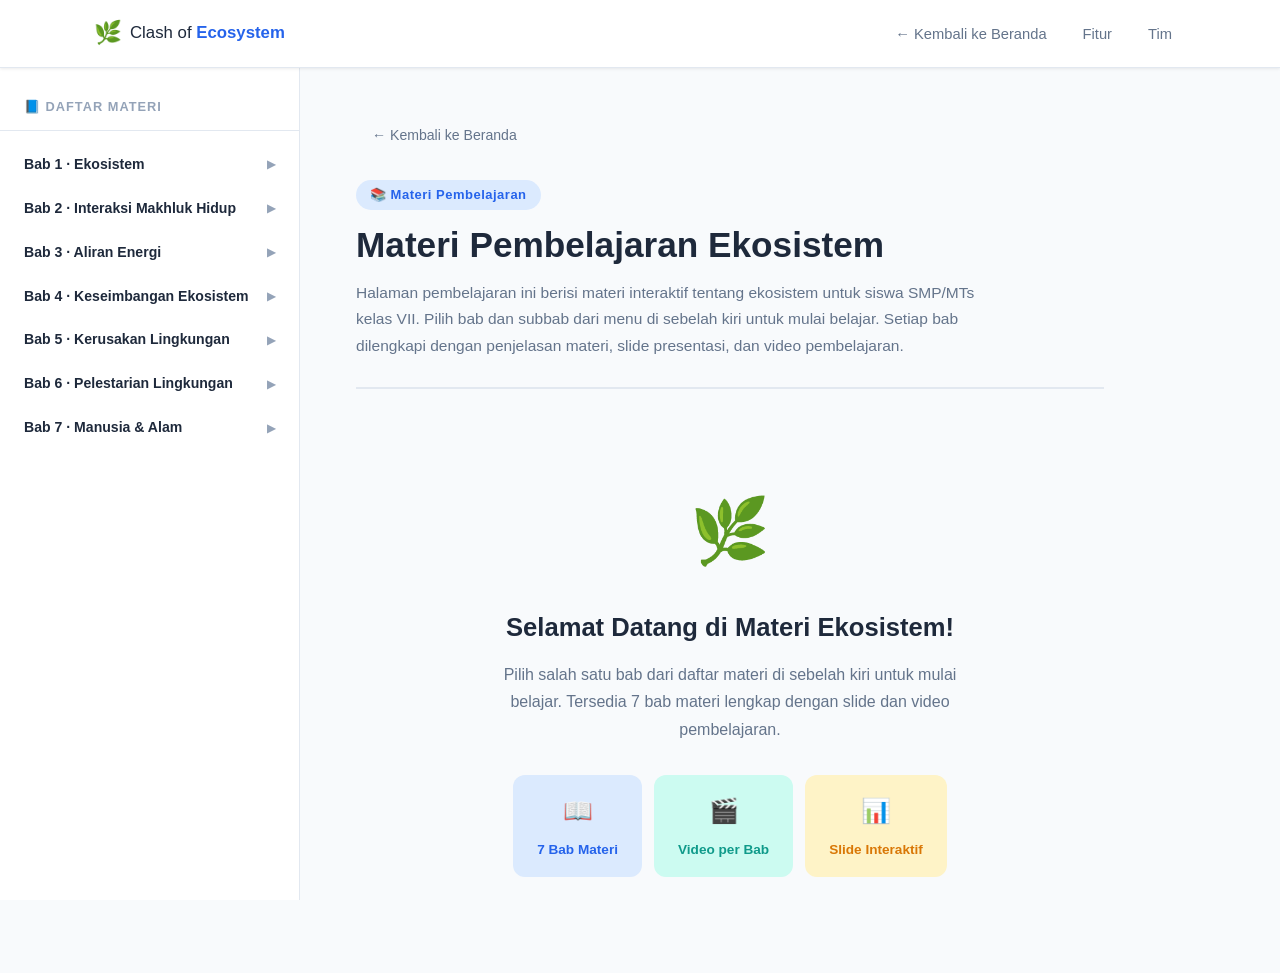
<file: belajar.html>
<!DOCTYPE html>
<html lang="id">
<head>
  <meta charset="UTF-8" />
  <meta name="viewport" content="width=device-width, initial-scale=1.0" />
  <title>Materi Pembelajaran Ekosistem – Clash of Ecosystem</title>
  <link rel="stylesheet" href="style.css" />
  <style>
    /* =====================================================
       Gaya tambahan khusus untuk belajar.html
       (Tidak mengganggu style.css utama)
       ===================================================== */

    /* Layout utama halaman belajar: sidebar + konten */
    .belajar-layout {
      display: flex;
      min-height: calc(100vh - var(--nav-height));
      background: var(--bg-main);
    }

    /* ---- SIDEBAR ---- */
    .sidebar {
      width: 300px;
      min-width: 260px;
      background: var(--bg-card);
      border-right: 1px solid var(--border);
      padding: 28px 0;
      position: sticky;
      top: var(--nav-height);
      height: calc(100vh - var(--nav-height));
      overflow-y: auto;
      flex-shrink: 0;
    }

    .sidebar-title {
      font-size: 0.8rem;
      font-weight: 700;
      letter-spacing: 1px;
      color: var(--text-light);
      text-transform: uppercase;
      padding: 0 24px 12px;
      border-bottom: 1px solid var(--border);
      margin-bottom: 12px;
    }

    /* Daftar bab di sidebar */
    .bab-list {
      list-style: none;
    }

    /* Setiap item bab (bisa diklik untuk expand subbab) */
    .bab-item > .bab-header {
      display: flex;
      align-items: center;
      justify-content: space-between;
      padding: 10px 24px;
      cursor: pointer;
      font-weight: 600;
      font-size: 0.88rem;
      color: var(--text-main);
      transition: background 0.2s;
      user-select: none;
    }

    .bab-item > .bab-header:hover {
      background: var(--bg-section-alt);
      color: var(--primary);
    }

    .bab-item > .bab-header.active-bab {
      color: var(--primary);
      background: var(--primary-light);
    }

    /* Ikon panah kecil di setiap bab */
    .bab-arrow {
      font-size: 0.7rem;
      transition: transform 0.25s;
      color: var(--text-light);
    }

    .bab-item.open .bab-arrow {
      transform: rotate(90deg);
    }

    /* Daftar subbab (tersembunyi secara default) */
    .subbab-list {
      list-style: none;
      max-height: 0;
      overflow: hidden;
      transition: max-height 0.35s ease;
      background: var(--bg-section-alt);
    }

    /* Saat bab terbuka, subbab tampil */
    .bab-item.open .subbab-list {
      max-height: 400px;
    }

    /* Link setiap subbab */
    .subbab-link {
      display: block;
      padding: 8px 24px 8px 40px;
      font-size: 0.83rem;
      color: var(--text-secondary);
      cursor: pointer;
      transition: color 0.2s, background 0.2s;
    }

    .subbab-link:hover {
      color: var(--primary);
      background: var(--primary-light);
    }

    .subbab-link.active-subbab {
      color: var(--primary);
      font-weight: 600;
      background: var(--primary-light);
      border-right: 3px solid var(--primary);
    }

    /* ---- TOMBOL TOGGLE SIDEBAR (mobile) ---- */
    .sidebar-toggle {
      display: none;
      position: fixed;
      bottom: 24px;
      right: 24px;
      z-index: 500;
      background: var(--primary);
      color: var(--white);
      border: none;
      border-radius: 50%;
      width: 52px;
      height: 52px;
      font-size: 1.3rem;
      cursor: pointer;
      box-shadow: var(--shadow-lg);
    }

    /* ---- AREA KONTEN UTAMA ---- */
    .konten-area {
      flex: 1;
      padding: 48px 56px;
      max-width: 860px;
      overflow-y: auto;
    }

    /* Header halaman belajar */
    .konten-header {
      margin-bottom: 40px;
      padding-bottom: 28px;
      border-bottom: 2px solid var(--border);
    }

    .konten-header .section-badge {
      margin-bottom: 12px;
    }

    .konten-header h1 {
      font-size: clamp(1.5rem, 3vw, 2.2rem);
      font-weight: 800;
      color: var(--text-main);
      margin-bottom: 12px;
      line-height: 1.3;
    }

    .konten-header p {
      color: var(--text-secondary);
      font-size: 0.97rem;
      max-width: 620px;
    }

    /* ---- AREA KONTEN PER MATERI ---- */
    /* Setiap section materi (bab + subbab) */
    .materi-section {
      display: none; /* Tersembunyi secara default */
      animation: fadeSlide 0.4s ease;
    }

    /* Tampilkan section yang aktif */
    .materi-section.aktif {
      display: block;
    }

    @keyframes fadeSlide {
      from { opacity: 0; transform: translateY(12px); }
      to   { opacity: 1; transform: translateY(0); }
    }

    /* Judul materi */
    .materi-judul {
      font-size: 1.5rem;
      font-weight: 700;
      color: var(--text-main);
      margin-bottom: 8px;
    }

    .materi-subjudul {
      font-size: 1rem;
      color: var(--text-secondary);
      margin-bottom: 28px;
    }

    /* Kotak ringkasan/penjelasan teks */
    .materi-teks {
      background: var(--bg-card);
      border: 1px solid var(--border);
      border-radius: var(--radius-lg);
      padding: 28px 32px;
      margin-bottom: 28px;
      color: var(--text-secondary);
      font-size: 0.97rem;
      line-height: 1.8;
    }

    .materi-teks h3 {
      color: var(--text-main);
      font-size: 1.05rem;
      font-weight: 700;
      margin: 20px 0 8px;
    }

    .materi-teks h3:first-child { margin-top: 0; }

    .materi-teks p { margin-bottom: 12px; }
    .materi-teks p:last-child { margin-bottom: 0; }

    .materi-teks ul {
      list-style: disc;
      padding-left: 20px;
      margin-bottom: 12px;
    }

    .materi-teks ul li { margin-bottom: 4px; }

    /* Label bagian dalam materi */
    .materi-label {
      font-size: 0.78rem;
      font-weight: 700;
      text-transform: uppercase;
      letter-spacing: 1px;
      color: var(--primary);
      margin-bottom: 10px;
      display: block;
    }

    /* Wrapper untuk slide/presentasi (Canva embed) */
    .slide-wrapper {
      background: var(--bg-card);
      border: 1px solid var(--border);
      border-radius: var(--radius-lg);
      overflow: hidden;
      margin-bottom: 28px;
    }

    .slide-label {
      padding: 12px 20px;
      font-size: 0.85rem;
      font-weight: 600;
      color: var(--text-secondary);
      background: var(--bg-section-alt);
      border-bottom: 1px solid var(--border);
    }

    /* Wrapper untuk video YouTube */
    .video-wrapper {
      background: var(--bg-card);
      border: 1px solid var(--border);
      border-radius: var(--radius-lg);
      overflow: hidden;
      margin-bottom: 28px;
    }

    .video-label {
      padding: 12px 20px;
      font-size: 0.85rem;
      font-weight: 600;
      color: var(--text-secondary);
      background: var(--bg-section-alt);
      border-bottom: 1px solid var(--border);
    }

    /* Iframe responsif (16:9) */
    .iframe-responsive {
      position: relative;
      width: 100%;
      padding-top: 56.25%; /* Rasio 16:9 */
    }

    .iframe-responsive iframe {
      position: absolute;
      top: 0; left: 0;
      width: 100%; height: 100%;
      border: none;
    }

    /* Placeholder materi yang belum ada */
    .placeholder-konten {
      background: var(--bg-section-alt);
      border: 2px dashed var(--border);
      border-radius: var(--radius-lg);
      padding: 48px 32px;
      text-align: center;
      color: var(--text-light);
      margin-bottom: 28px;
    }

    .placeholder-konten .ph-icon { font-size: 2.5rem; margin-bottom: 12px; }
    .placeholder-konten p { font-size: 0.9rem; }

    /* Navigasi bawah: tombol sebelumnya dan berikutnya */
    .materi-nav {
      display: flex;
      justify-content: space-between;
      gap: 16px;
      margin-top: 40px;
      padding-top: 28px;
      border-top: 1px solid var(--border);
    }

    .materi-nav .btn { font-size: 0.88rem; padding: 10px 20px; }

    /* Tombol kembali ke landing page */
    .back-btn {
      display: inline-flex;
      align-items: center;
      gap: 6px;
      font-size: 0.88rem;
      color: var(--text-secondary);
      padding: 8px 16px;
      border-radius: var(--radius-sm);
      transition: color 0.2s, background 0.2s;
      margin-bottom: 24px;
    }

    .back-btn:hover {
      color: var(--primary);
      background: var(--primary-light);
    }

    /* =====================================================
       RESPONSIVE – Mobile untuk belajar.html
       ===================================================== */
    @media (max-width: 768px) {
      .belajar-layout { flex-direction: column; }

      /* Sidebar menjadi panel yang bisa disembunyikan */
      .sidebar {
        position: fixed;
        top: var(--nav-height);
        left: 0;
        bottom: 0;
        z-index: 400;
        transform: translateX(-100%);
        transition: transform 0.35s ease;
        height: calc(100vh - var(--nav-height));
        box-shadow: var(--shadow-lg);
      }

      /* Saat sidebar terbuka di mobile */
      .sidebar.sidebar-open {
        transform: translateX(0);
      }

      /* Tombol toggle sidebar muncul di mobile */
      .sidebar-toggle { display: flex; align-items: center; justify-content: center; }

      /* Konten mengambil lebar penuh */
      .konten-area {
        padding: 28px 20px;
        max-width: 100%;
      }
    }

    @media (max-width: 480px) {
      .konten-area { padding: 20px 16px; }
      .materi-teks { padding: 20px; }
    }
  </style>
</head>
<body>

  <!-- ===================== NAVBAR (sama seperti landing page) ===================== -->
  <nav class="navbar" id="navbar">
    <div class="nav-container">
      <a href="index.html" class="nav-logo">
        <span class="logo-icon">🌿</span>
        <span>Clash of <strong>Ecosystem</strong></span>
      </a>
      <ul class="nav-menu" id="nav-menu">
        <li><a href="index.html"        class="nav-link">← Kembali ke Beranda</a></li>
        <li><a href="index.html#fitur"  class="nav-link">Fitur</a></li>
        <li><a href="index.html#tim"    class="nav-link">Tim</a></li>
      </ul>
      <button class="hamburger" id="hamburger" aria-label="Buka menu" aria-expanded="false">
        <span></span><span></span><span></span>
      </button>
    </div>
  </nav>

  <!-- ===================== LAYOUT UTAMA ===================== -->
  <div class="belajar-layout">

    <!-- ---- SIDEBAR KIRI: Daftar Bab ---- -->
    <aside class="sidebar" id="sidebar">
      <div class="sidebar-title">📘 Daftar Materi</div>
      <ul class="bab-list" id="bab-list">

        <!-- Bab 1 -->
        <li class="bab-item" data-bab="1">
          <div class="bab-header">
            <span>Bab 1 · Ekosistem</span>
            <span class="bab-arrow">▶</span>
          </div>
          <ul class="subbab-list">
            <li><span class="subbab-link" data-target="1-1">1.1 Pengertian & Tingkatan</span></li>
            <li><span class="subbab-link" data-target="1-2">1.2 Komponen Ekosistem</span></li>
            <li><span class="subbab-link" data-target="1-3">1.3 Hubungan & Interaksi</span></li>
            <li><span class="subbab-link" data-target="1-4">1.4 Pentingnya Keseimbangan</span></li>
          </ul>
        </li>

        <!-- Bab 2 -->
        <li class="bab-item" data-bab="2">
          <div class="bab-header">
            <span>Bab 2 · Interaksi Makhluk Hidup</span>
            <span class="bab-arrow">▶</span>
          </div>
          <ul class="subbab-list">
            <li><span class="subbab-link" data-target="2-1">2.1 Pentingnya Interaksi</span></li>
            <li><span class="subbab-link" data-target="2-2">2.2 Simbiosis</span></li>
            <li><span class="subbab-link" data-target="2-3">2.3 Predasi</span></li>
            <li><span class="subbab-link" data-target="2-4">2.4 Kompetisi</span></li>
            <li><span class="subbab-link" data-target="2-5">2.5 Netralisme</span></li>
          </ul>
        </li>

        <!-- Bab 3 -->
        <li class="bab-item" data-bab="3">
          <div class="bab-header">
            <span>Bab 3 · Aliran Energi</span>
            <span class="bab-arrow">▶</span>
          </div>
          <ul class="subbab-list">
            <li><span class="subbab-link" data-target="3-1">3.1 Rantai Makanan</span></li>
            <li><span class="subbab-link" data-target="3-2">3.2 Jaring-Jaring Makanan</span></li>
            <li><span class="subbab-link" data-target="3-3">3.3 Aliran Energi 10%</span></li>
            <li><span class="subbab-link" data-target="3-4">3.4 Piramida Makanan</span></li>
          </ul>
        </li>

        <!-- Bab 4 -->
        <li class="bab-item" data-bab="4">
          <div class="bab-header">
            <span>Bab 4 · Keseimbangan Ekosistem</span>
            <span class="bab-arrow">▶</span>
          </div>
          <ul class="subbab-list">
            <li><span class="subbab-link" data-target="4-1">4.1 Ekosistem Seimbang</span></li>
            <li><span class="subbab-link" data-target="4-2">4.2 Faktor Gangguan</span></li>
            <li><span class="subbab-link" data-target="4-3">4.3 Dampak Gangguan</span></li>
            <li><span class="subbab-link" data-target="4-4">4.4 Upaya Menjaga</span></li>
          </ul>
        </li>

        <!-- Bab 5 -->
        <li class="bab-item" data-bab="5">
          <div class="bab-header">
            <span>Bab 5 · Kerusakan Lingkungan</span>
            <span class="bab-arrow">▶</span>
          </div>
          <ul class="subbab-list">
            <li><span class="subbab-link" data-target="5-1">5.1 Apa itu Kerusakan?</span></li>
            <li><span class="subbab-link" data-target="5-2">5.2 Jenis Pencemaran</span></li>
            <li><span class="subbab-link" data-target="5-3">5.3 Dampak Berantai</span></li>
            <li><span class="subbab-link" data-target="5-4">5.4 Cara Mengatasi</span></li>
          </ul>
        </li>

        <!-- Bab 6 -->
        <li class="bab-item" data-bab="6">
          <div class="bab-header">
            <span>Bab 6 · Pelestarian Lingkungan</span>
            <span class="bab-arrow">▶</span>
          </div>
          <ul class="subbab-list">
            <li><span class="subbab-link" data-target="6-1">6.1 Mengapa Perlu Dilestarikan</span></li>
            <li><span class="subbab-link" data-target="6-2">6.2 Langkah Nyata</span></li>
            <li><span class="subbab-link" data-target="6-3">6.3 Prinsip 3R</span></li>
            <li><span class="subbab-link" data-target="6-4">6.4 Sikap Peduli Lingkungan</span></li>
          </ul>
        </li>

        <!-- Bab 7 -->
        <li class="bab-item" data-bab="7">
          <div class="bab-header">
            <span>Bab 7 · Manusia & Alam</span>
            <span class="bab-arrow">▶</span>
          </div>
          <ul class="subbab-list">
            <li><span class="subbab-link" data-target="7-1">7.1 Peran Strategis Manusia</span></li>
            <li><span class="subbab-link" data-target="7-2">7.2 Eco-Friendly Lifestyle</span></li>
            <li><span class="subbab-link" data-target="7-3">7.3 Manfaat Jangka Panjang</span></li>
          </ul>
        </li>

      </ul>
    </aside>

    <!-- ---- AREA KONTEN KANAN ---- -->
    <main class="konten-area" id="konten-area">

      <!-- Tombol kembali ke landing page -->
      <a href="index.html" class="back-btn">← Kembali ke Beranda</a>

      <!-- Header halaman belajar -->
      <div class="konten-header">
        <span class="section-badge">📚 Materi Pembelajaran</span>
        <h1>Materi Pembelajaran Ekosistem</h1>
        <p>
          Halaman pembelajaran ini berisi materi interaktif tentang ekosistem untuk siswa SMP/MTs kelas VII.
          Pilih bab dan subbab dari menu di sebelah kiri untuk mulai belajar. Setiap bab dilengkapi
          dengan penjelasan materi, slide presentasi, dan video pembelajaran.
        </p>
      </div>

      <!-- ========== KONTEN SELAMAT DATANG (tampil di awal) ========== -->
      <div class="materi-section aktif" id="konten-welcome">
        <div style="text-align:center; padding: 48px 0;">
          <div style="font-size:4rem; margin-bottom:20px;">🌿</div>
          <h2 style="font-size:1.6rem; font-weight:800; color:var(--text-main); margin-bottom:12px;">
            Selamat Datang di Materi Ekosistem!
          </h2>
          <p style="color:var(--text-secondary); max-width:480px; margin:0 auto 32px;">
            Pilih salah satu bab dari daftar materi di sebelah kiri untuk mulai belajar.
            Tersedia 7 bab materi lengkap dengan slide dan video pembelajaran.
          </p>
          <div style="display:flex; gap:12px; flex-wrap:wrap; justify-content:center;">
            <div style="background:var(--primary-light); border-radius:var(--radius-md); padding:16px 24px; text-align:center;">
              <div style="font-size:1.5rem;">📖</div>
              <div style="font-size:0.85rem; font-weight:600; color:var(--primary); margin-top:6px;">7 Bab Materi</div>
            </div>
            <div style="background:var(--secondary-light); border-radius:var(--radius-md); padding:16px 24px; text-align:center;">
              <div style="font-size:1.5rem;">🎬</div>
              <div style="font-size:0.85rem; font-weight:600; color:var(--secondary-dark); margin-top:6px;">Video per Bab</div>
            </div>
            <div style="background:var(--accent-light); border-radius:var(--radius-md); padding:16px 24px; text-align:center;">
              <div style="font-size:1.5rem;">📊</div>
              <div style="font-size:0.85rem; font-weight:600; color:var(--accent-dark); margin-top:6px;">Slide Interaktif</div>
            </div>
          </div>
        </div>
      </div>


      <!-- ========== BAB 1 ========== -->
      <div class="materi-section" id="konten-1-1">
        <h2 class="materi-judul">Bab 1 · Ekosistem</h2>
        <p class="materi-subjudul">Subbab 1.1 · Pengertian Ekosistem dan Tingkat Organisasinya</p>

        <!-- Slide Canva -->
        <div class="slide-wrapper">
          <div class="slide-label">📊 Slide Presentasi – Bab 1</div>
          <div style="position:relative;width:100%;height:0;padding-top:56.25%;overflow:hidden;border-radius:0 0 var(--radius-lg) var(--radius-lg);">
            <iframe loading="lazy" style="position:absolute;width:100%;height:100%;top:0;left:0;border:none;"
              src="https://www.canva.com/design/DAHJCcLCze0/gUuVsYZ9laNDH8HiLvDLYg/view?embed"
              allowfullscreen allow="fullscreen"></iframe>
          </div>
        </div>

        <!-- Ringkasan teks -->
        <div class="materi-teks">
          <h3>Tingkat Organisasi Kehidupan</h3>
          <p>Ekosistem tersusun dari unit-unit kehidupan yang berjenjang sebelum membentuk ekosistem:</p>
          <ul>
            <li><strong>Individu:</strong> Satu makhluk hidup tunggal (Contoh: seekor semut, sebatang pohon kelapa).</li>
            <li><strong>Populasi:</strong> Kumpulan individu sejenis di tempat yang sama (Contoh: sekelompok semut di atas meja).</li>
            <li><strong>Komunitas:</strong> Kumpulan berbagai populasi di wilayah yang sama (Contoh: di sawah ada padi, katak, dan ular).</li>
            <li><strong>Ekosistem:</strong> Hubungan timbal balik antara komunitas (biotik) dengan lingkungan fisiknya (abiotik).</li>
          </ul>
        </div>

        <!-- Video -->
        <div class="video-wrapper">
          <div class="video-label">🎬 Video Pembelajaran – Bab 1</div>
          <div class="iframe-responsive">
            <iframe src="https://www.youtube.com/embed/fpk4df01xLg?si=Xv7rQ9QBViByCiy1"
              title="Video Bab 1" allowfullscreen
              allow="accelerometer; autoplay; clipboard-write; encrypted-media; gyroscope; picture-in-picture; web-share"
              referrerpolicy="strict-origin-when-cross-origin"></iframe>
          </div>
        </div>

        <div class="materi-nav">
          <span></span>
          <button class="btn btn-primary" onclick="tampilKonten('1-2')">Subbab 1.2 →</button>
        </div>
      </div>

      <div class="materi-section" id="konten-1-2">
        <h2 class="materi-judul">Bab 1 · Ekosistem</h2>
        <p class="materi-subjudul">Subbab 1.2 · Komponen Ekosistem</p>
        <div class="materi-teks">
          <h3>Komponen Biotik (Berdasarkan Peranannya)</h3>
          <ul>
            <li><strong>Produsen (Autotrof):</strong> Mengubah energi matahari menjadi makanan. Tanpa produsen, kehidupan akan berhenti.</li>
            <li><strong>Konsumen (Heterotrof):</strong> Memakan makhluk lain. Dibagi menjadi Herbivora (pemakan tumbuhan), Karnivora (pemakan daging), dan Omnivora (pemakan segala).</li>
            <li><strong>Pengurai (Dekomposer):</strong> Membusukkan bangkai agar nutrisinya kembali ke tanah.</li>
          </ul>
          <h3>Komponen Abiotik (Faktor Penentu Kehidupan)</h3>
          <ul>
            <li><strong>Cahaya Matahari:</strong> Sumber energi utama Bumi.</li>
            <li><strong>Air:</strong> Komponen utama penyusun tubuh makhluk hidup.</li>
            <li><strong>Udara:</strong> Untuk bernapas dan fotosintesis.</li>
            <li><strong>Topografi:</strong> Tinggi rendahnya permukaan bumi yang memengaruhi suhu.</li>
          </ul>
        </div>
        <div class="materi-nav">
          <button class="btn btn-outline" onclick="tampilKonten('1-1')">← 1.1</button>
          <button class="btn btn-primary" onclick="tampilKonten('1-3')">1.3 →</button>
        </div>
      </div>

      <div class="materi-section" id="konten-1-3">
        <h2 class="materi-judul">Bab 1 · Ekosistem</h2>
        <p class="materi-subjudul">Subbab 1.3 · Hubungan dan Interaksi dalam Ekosistem</p>
        <div class="materi-teks">
          <h3>Rantai Makanan &amp; Jaring-Jaring Makanan</h3>
          <p>Perjalanan "makan dan dimakan": <strong>Padi → Tikus → Ular → Elang → Pengurai.</strong> Dalam dunia nyata, rantai-rantai ini bergabung membentuk Jaring-Jaring Makanan.</p>
          <h3>Simbiosis (Hidup Bersama)</h3>
          <ul>
            <li><strong>Mutualisme:</strong> Keduanya untung. Contoh: Lebah dan bunga.</li>
            <li><strong>Parasitisme:</strong> Satu untung, satu rugi. Contoh: Nyamuk pada manusia.</li>
            <li><strong>Komensalisme:</strong> Satu untung, satu tidak terpengaruh. Contoh: Ikan remora pada hiu.</li>
          </ul>
        </div>
        <div class="materi-nav">
          <button class="btn btn-outline" onclick="tampilKonten('1-2')">← 1.2</button>
          <button class="btn btn-primary" onclick="tampilKonten('1-4')">1.4 →</button>
        </div>
      </div>

      <div class="materi-section" id="konten-1-4">
        <h2 class="materi-judul">Bab 1 · Ekosistem</h2>
        <p class="materi-subjudul">Subbab 1.4 · Mengapa Keseimbangan Ekosistem Penting?</p>
        <div class="materi-teks">
          <p>Ekosistem dikatakan seimbang jika jumlah produsen lebih banyak daripada konsumen. Jika manusia merusak salah satu komponen—misalnya memburu ular sawah sampai habis—maka populasi tikus akan meledak dan merusak padi petani.</p>
        </div>
        <div class="materi-nav">
          <button class="btn btn-outline" onclick="tampilKonten('1-3')">← 1.3</button>
          <button class="btn btn-primary" onclick="tampilKonten('2-1')">Bab 2 →</button>
        </div>
      </div>


      <!-- ========== BAB 2 ========== -->
      <div class="materi-section" id="konten-2-1">
        <h2 class="materi-judul">Bab 2 · Interaksi Makhluk Hidup dalam Ekosistem</h2>
        <p class="materi-subjudul">Subbab 2.1 · Pentingnya Interaksi bagi Kehidupan</p>

        <div class="slide-wrapper">
          <div class="slide-label">📊 Slide Presentasi – Bab 2</div>
          <div style="position:relative;width:100%;height:0;padding-top:56.25%;overflow:hidden;border-radius:0 0 var(--radius-lg) var(--radius-lg);">
            <iframe loading="lazy" style="position:absolute;width:100%;height:100%;top:0;left:0;border:none;"
              src="https://www.canva.com/design/DAHJJwQ3RY8/_edAWWkfKRLRuY5Xt56Ftg/view?embed"
              allowfullscreen allow="fullscreen"></iframe>
          </div>
        </div>

        <div class="materi-teks">
          <p>Makhluk hidup berinteraksi untuk bertahan hidup. Interaksi terjadi karena tiga hal utama:</p>
          <ul>
            <li><strong>Kebutuhan Nutrisi:</strong> Mendapatkan makanan/energi.</li>
            <li><strong>Keamanan:</strong> Mendapatkan perlindungan dari musuh.</li>
            <li><strong>Reproduksi:</strong> Mencari pasangan untuk meneruskan keturunan.</li>
          </ul>
        </div>

        <div class="video-wrapper">
          <div class="video-label">🎬 Video Pembelajaran – Bab 2</div>
          <div class="iframe-responsive">
            <iframe src="https://www.youtube.com/embed/UJqzOJ4alMU?si=Riq8MG3NE7LRHvo2"
              title="Video Bab 2" allowfullscreen
              allow="accelerometer; autoplay; clipboard-write; encrypted-media; gyroscope; picture-in-picture; web-share"
              referrerpolicy="strict-origin-when-cross-origin"></iframe>
          </div>
        </div>

        <div class="materi-nav">
          <button class="btn btn-outline" onclick="tampilKonten('1-4')">← Bab 1</button>
          <button class="btn btn-primary" onclick="tampilKonten('2-2')">2.2 →</button>
        </div>
      </div>

      <!-- Subbab 2.2 - 2.5 (ringkas) -->
      <div class="materi-section" id="konten-2-2">
        <h2 class="materi-judul">Bab 2 · Interaksi Makhluk Hidup</h2>
        <p class="materi-subjudul">Subbab 2.2 · Simbiosis: Hidup Berdampingan</p>
        <div class="materi-teks">
          <h3>Simbiosis Mutualisme (+/+)</h3>
          <p>Keduanya mendapat "hadiah". Contoh: Lichenes (Lumut Kerak) – kerja sama antara jamur dan ganggang. Fakta: Tanpa lebah, banyak buah-buahan tidak akan tumbuh karena tidak ada yang membantu penyerbukan.</p>
          <h3>Simbiosis Komensalisme (+/0)</h3>
          <p>Satu pihak terbantu, pihak lain tidak terpengaruh. Contoh: Ikan Remora menempel pada ikan Hiu untuk mendapat sisa makanan dan perlindungan.</p>
          <h3>Simbiosis Parasitisme (+/-)</h3>
          <p>Ada parasit dan korban (inang). Contoh: Kutu pada rambut manusia. Penting: Parasit tidak langsung membunuh inangnya agar tetap punya sumber makanan.</p>
        </div>
        <div class="materi-nav">
          <button class="btn btn-outline" onclick="tampilKonten('2-1')">← 2.1</button>
          <button class="btn btn-primary" onclick="tampilKonten('2-3')">2.3 →</button>
        </div>
      </div>

      <div class="materi-section" id="konten-2-3">
        <h2 class="materi-judul">Bab 2 · Interaksi Makhluk Hidup</h2>
        <p class="materi-subjudul">Subbab 2.3 · Predasi: Hukum Rimba</p>
        <div class="materi-teks">
          <p>Predasi adalah interaksi "Makan dan Dimakan" – cara utama perpindahan energi di alam.</p>
          <ul>
            <li><strong>Predator:</strong> Hewan yang berburu dengan indra tajam dan senjata alami.</li>
            <li><strong>Mangsa:</strong> Hewan yang dimakan, biasanya memiliki kemampuan kamuflase atau lari cepat.</li>
          </ul>
          <p><strong>Peran penting:</strong> Predasi mengontrol populasi. Tanpa harimau, rusa akan berlebihan dan menghabiskan semua rumput di hutan.</p>
        </div>
        <div class="materi-nav">
          <button class="btn btn-outline" onclick="tampilKonten('2-2')">← 2.2</button>
          <button class="btn btn-primary" onclick="tampilKonten('2-4')">2.4 →</button>
        </div>
      </div>

      <div class="materi-section" id="konten-2-4">
        <h2 class="materi-judul">Bab 2 · Interaksi Makhluk Hidup</h2>
        <p class="materi-subjudul">Subbab 2.4 · Kompetisi: Persaingan Sengit</p>
        <div class="materi-teks">
          <ul>
            <li><strong>Kompetisi Intraspesifik:</strong> Persaingan sesama jenis. Contoh: Dua singa jantan berkelahi memperebutkan wilayah.</li>
            <li><strong>Kompetisi Interspesifik:</strong> Persaingan antar spesies. Contoh: Tanaman jagung dan rumput liar bersaing memperebutkan unsur hara.</li>
          </ul>
        </div>
        <div class="materi-nav">
          <button class="btn btn-outline" onclick="tampilKonten('2-3')">← 2.3</button>
          <button class="btn btn-primary" onclick="tampilKonten('2-5')">2.5 →</button>
        </div>
      </div>

      <div class="materi-section" id="konten-2-5">
        <h2 class="materi-judul">Bab 2 · Interaksi Makhluk Hidup</h2>
        <p class="materi-subjudul">Subbab 2.5 · Netralisme</p>
        <div class="materi-teks">
          <p>Hubungan antar makhluk hidup di tempat yang sama tetapi <strong>tidak saling memengaruhi</strong>. Contoh: Ayam dan kambing di padang rumput. Ayam makan cacing/biji-bijian, kambing makan rumput – tidak bersaing dan tidak saling memangsa.</p>
        </div>
        <div class="materi-nav">
          <button class="btn btn-outline" onclick="tampilKonten('2-4')">← 2.4</button>
          <button class="btn btn-primary" onclick="tampilKonten('3-1')">Bab 3 →</button>
        </div>
      </div>


      <!-- ========== BAB 3 ========== -->
      <div class="materi-section" id="konten-3-1">
        <h2 class="materi-judul">Bab 3 · Aliran Energi dalam Ekosistem</h2>
        <p class="materi-subjudul">Subbab 3.1 · Rantai Makanan: Jalur Tunggal Perpindahan Energi</p>

        <div class="slide-wrapper">
          <div class="slide-label">📊 Slide Presentasi – Bab 3</div>
          <div style="position:relative;width:100%;height:0;padding-top:56.25%;overflow:hidden;border-radius:0 0 var(--radius-lg) var(--radius-lg);">
            <iframe loading="lazy" style="position:absolute;width:100%;height:100%;top:0;left:0;border:none;"
              src="https://www.canva.com/design/DAHJddorMMk/_Lpeul8EATgSneJUFia6VA/view?embed"
              allowfullscreen allow="fullscreen"></iframe>
          </div>
        </div>

        <div class="materi-teks">
          <h3>Tingkat Trofik</h3>
          <ul>
            <li><strong>Trofik 1 (Produsen):</strong> Selalu tumbuhan atau alga.</li>
            <li><strong>Trofik 2 (Konsumen I):</strong> Hewan herbivora.</li>
            <li><strong>Trofik 3 (Konsumen II):</strong> Karnivora kecil/menengah.</li>
            <li><strong>Trofik 4 (Konsumen III/Puncak):</strong> Karnivora besar.</li>
          </ul>
        </div>

        <div class="video-wrapper">
          <div class="video-label">🎬 Video Pembelajaran – Bab 3</div>
          <div class="iframe-responsive">
            <iframe src="https://www.youtube.com/embed/E7j70i7LwGs?si=XWB2mUlWrxul0n5H"
              title="Video Bab 3" allowfullscreen
              allow="accelerometer; autoplay; clipboard-write; encrypted-media; gyroscope; picture-in-picture; web-share"
              referrerpolicy="strict-origin-when-cross-origin"></iframe>
          </div>
        </div>

        <div class="materi-nav">
          <button class="btn btn-outline" onclick="tampilKonten('2-5')">← Bab 2</button>
          <button class="btn btn-primary" onclick="tampilKonten('3-2')">3.2 →</button>
        </div>
      </div>

      <div class="materi-section" id="konten-3-2">
        <h2 class="materi-judul">Bab 3 · Aliran Energi</h2>
        <p class="materi-subjudul">Subbab 3.2 · Jaring-Jaring Makanan</p>
        <div class="materi-teks">
          <p>Jaring-jaring makanan adalah gabungan dari banyak rantai makanan yang saling tumpang tindih. Semakin banyak cabang, semakin stabil ekosistem tersebut – karena jika satu jenis makanan habis, hewan masih punya pilihan lain.</p>
        </div>
        <div class="materi-nav">
          <button class="btn btn-outline" onclick="tampilKonten('3-1')">← 3.1</button>
          <button class="btn btn-primary" onclick="tampilKonten('3-3')">3.3 →</button>
        </div>
      </div>

      <div class="materi-section" id="konten-3-3">
        <h2 class="materi-judul">Bab 3 · Aliran Energi</h2>
        <p class="materi-subjudul">Subbab 3.3 · Aliran Energi: Hukum 10 Persen</p>
        <div class="materi-teks">
          <p>Energi tidak hilang, tapi berkurang efektivitasnya. Hanya sekitar <strong>10%</strong> energi yang tersimpan di tubuh dan bisa dimakan oleh tingkat trofik berikutnya – sisanya (90%) digunakan untuk bergerak, bernapas, tumbuh, dan panas.</p>
          <p><em>Itulah sebabnya hewan di puncak rantai makanan jumlahnya jauh lebih sedikit daripada rumput.</em></p>
        </div>
        <div class="materi-nav">
          <button class="btn btn-outline" onclick="tampilKonten('3-2')">← 3.2</button>
          <button class="btn btn-primary" onclick="tampilKonten('3-4')">3.4 →</button>
        </div>
      </div>

      <div class="materi-section" id="konten-3-4">
        <h2 class="materi-judul">Bab 3 · Aliran Energi</h2>
        <p class="materi-subjudul">Subbab 3.4 · Piramida Makanan</p>
        <div class="materi-teks">
          <p>Piramida makanan menggambarkan komposisi berat/jumlah organisme di tiap tingkat trofik. Dasar piramida (lebar) diisi Produsen, puncak (sempit) oleh Predator Puncak. Jika produsen terganggu, seluruh tingkatan di atasnya akan terancam.</p>
        </div>
        <div class="materi-nav">
          <button class="btn btn-outline" onclick="tampilKonten('3-3')">← 3.3</button>
          <button class="btn btn-primary" onclick="tampilKonten('4-1')">Bab 4 →</button>
        </div>
      </div>


      <!-- ========== BAB 4 ========== -->
      <div class="materi-section" id="konten-4-1">
        <h2 class="materi-judul">Bab 4 · Keseimbangan dan Gangguan Ekosistem</h2>
        <p class="materi-subjudul">Subbab 4.1 · Apa itu Ekosistem yang Seimbang?</p>

        <div class="slide-wrapper">
          <div class="slide-label">📊 Slide Presentasi – Bab 4</div>
          <div style="position:relative;width:100%;height:0;padding-top:56.25%;overflow:hidden;border-radius:0 0 var(--radius-lg) var(--radius-lg);">
            <iframe loading="lazy" style="position:absolute;width:100%;height:100%;top:0;left:0;border:none;"
              src="https://www.canva.com/design/DAHJFVraUz0/XTzgWDc3Noq9EMFy1ic1jg/view?embed"
              allowfullscreen allow="fullscreen"></iframe>
          </div>
        </div>

        <div class="materi-teks">
          <p>Ekosistem yang seimbang disebut dalam kondisi <strong>Homeostatis</strong>. Ciri-cirinya:</p>
          <ul>
            <li>Struktur piramida stabil: Produsen lebih banyak dari konsumen.</li>
            <li>Siklus materi berjalan: Air, oksigen, dan nutrisi tanah terus berputar.</li>
            <li>Daya lenting: Mampu pulih setelah gangguan kecil.</li>
          </ul>
        </div>

        <div class="video-wrapper">
          <div class="video-label">🎬 Video Pembelajaran – Bab 4</div>
          <div class="iframe-responsive">
            <iframe src="https://www.youtube.com/embed/Zbhn8KTZ1vI?si=4KlUqund4hQivnwy"
              title="Video Bab 4" allowfullscreen
              allow="accelerometer; autoplay; clipboard-write; encrypted-media; gyroscope; picture-in-picture; web-share"
              referrerpolicy="strict-origin-when-cross-origin"></iframe>
          </div>
        </div>

        <div class="materi-nav">
          <button class="btn btn-outline" onclick="tampilKonten('3-4')">← Bab 3</button>
          <button class="btn btn-primary" onclick="tampilKonten('4-2')">4.2 →</button>
        </div>
      </div>

      <div class="materi-section" id="konten-4-2">
        <h2 class="materi-judul">Bab 4 · Keseimbangan Ekosistem</h2>
        <p class="materi-subjudul">Subbab 4.2 · Faktor Penyebab Gangguan</p>
        <div class="materi-teks">
          <h3>Faktor Alam</h3>
          <p>Gunung meletus, tsunami, banjir, kekeringan panjang yang menyebabkan produsen mati.</p>
          <h3>Faktor Manusia</h3>
          <p>Fragmentasi habitat, pencemaran berlebih (pestisida yang membunuh lebah), dan introduksi spesies asing.</p>
        </div>
        <div class="materi-nav">
          <button class="btn btn-outline" onclick="tampilKonten('4-1')">← 4.1</button>
          <button class="btn btn-primary" onclick="tampilKonten('4-3')">4.3 →</button>
        </div>
      </div>

      <div class="materi-section" id="konten-4-3">
        <h2 class="materi-judul">Bab 4 · Keseimbangan Ekosistem</h2>
        <p class="materi-subjudul">Subbab 4.3 · Dampak Gangguan: Efek Domino</p>
        <div class="materi-teks">
          <ul>
            <li><strong>Putusnya Rantai Makanan:</strong> Ular sawah diburu habis → tikus meledak → padi gagal panen.</li>
            <li><strong>Hilangnya Sumber Daya:</strong> Hutan gundul → mata air kering dan banjir.</li>
            <li><strong>Pemanasan Global:</strong> Berkurangnya pohon → CO₂ meningkat → suhu bumi naik.</li>
          </ul>
        </div>
        <div class="materi-nav">
          <button class="btn btn-outline" onclick="tampilKonten('4-2')">← 4.2</button>
          <button class="btn btn-primary" onclick="tampilKonten('4-4')">4.4 →</button>
        </div>
      </div>

      <div class="materi-section" id="konten-4-4">
        <h2 class="materi-judul">Bab 4 · Keseimbangan Ekosistem</h2>
        <p class="materi-subjudul">Subbab 4.4 · Upaya Menjaga Keseimbangan</p>
        <div class="materi-teks">
          <ul>
            <li><strong>Reboisasi:</strong> Menanam kembali hutan yang gundul.</li>
            <li><strong>Konservasi:</strong> Melindungi hewan langka melalui suaka margasatwa.</li>
            <li><strong>Pengolahan Limbah:</strong> Sampah dan limbah kimia tidak masuk ke sungai atau laut.</li>
          </ul>
        </div>
        <div class="materi-nav">
          <button class="btn btn-outline" onclick="tampilKonten('4-3')">← 4.3</button>
          <button class="btn btn-primary" onclick="tampilKonten('5-1')">Bab 5 →</button>
        </div>
      </div>


      <!-- ========== BAB 5 ========== -->
      <div class="materi-section" id="konten-5-1">
        <h2 class="materi-judul">Bab 5 · Kerusakan Lingkungan dan Pencemaran</h2>
        <p class="materi-subjudul">Subbab 5.1 · Apa itu Kerusakan Lingkungan?</p>

        <div class="slide-wrapper">
          <div class="slide-label">📊 Slide Presentasi – Bab 5</div>
          <div style="position:relative;width:100%;height:0;padding-top:56.25%;overflow:hidden;border-radius:0 0 var(--radius-lg) var(--radius-lg);">
            <iframe loading="lazy" style="position:absolute;width:100%;height:100%;top:0;left:0;border:none;"
              src="https://www.canva.com/design/DAHJePSGn7A/U_JFzpNzLAQ-4VG8maqdgA/view?embed"
              allowfullscreen allow="fullscreen"></iframe>
          </div>
        </div>

        <div class="materi-teks">
          <p>Kerusakan lingkungan terjadi ketika <strong>Daya Dukung Lingkungan</strong> menurun – yaitu kemampuan lingkungan untuk mendukung kehidupan makhluk hidup, menyediakan air bersih, udara segar, dan tanah yang subur.</p>
        </div>

        <div class="video-wrapper">
          <div class="video-label">🎬 Video Pembelajaran – Bab 5</div>
          <div class="iframe-responsive">
            <iframe src="https://www.youtube.com/embed/QvugUB52yO4?si=51SxWIZCqhFN8dtY"
              title="Video Bab 5" allowfullscreen
              allow="accelerometer; autoplay; clipboard-write; encrypted-media; gyroscope; picture-in-picture; web-share"
              referrerpolicy="strict-origin-when-cross-origin"></iframe>
          </div>
        </div>

        <div class="materi-nav">
          <button class="btn btn-outline" onclick="tampilKonten('4-4')">← Bab 4</button>
          <button class="btn btn-primary" onclick="tampilKonten('5-2')">5.2 →</button>
        </div>
      </div>

      <div class="materi-section" id="konten-5-2">
        <h2 class="materi-judul">Bab 5 · Kerusakan Lingkungan</h2>
        <p class="materi-subjudul">Subbab 5.2 · Mengenal Jenis-Jenis Pencemaran</p>
        <div class="materi-teks">
          <h3>Pencemaran Air</h3>
          <p>Air tercemar jika berubah warna, bau, atau rasa. Eutrofikasi (ledakan eceng gondok) akibat limbah detergen. Bioakumulasi: racun dari limbah menumpuk di tubuh ikan lalu dimakan manusia.</p>
          <h3>Pencemaran Udara</h3>
          <p>Gas CO dari kendaraan dan CFC dari AC. Hujan asam merusak bangunan dan tumbuhan. Efek Rumah Kaca menyebabkan Pemanasan Global.</p>
          <h3>Pencemaran Tanah</h3>
          <p>Sampah anorganik (plastik, kaleng) yang tidak bisa hancur selama ratusan tahun. Bahan kimia dari baterai bekas membunuh cacing dan mikroorganisme pengurai.</p>
        </div>
        <div class="materi-nav">
          <button class="btn btn-outline" onclick="tampilKonten('5-1')">← 5.1</button>
          <button class="btn btn-primary" onclick="tampilKonten('5-3')">5.3 →</button>
        </div>
      </div>

      <div class="materi-section" id="konten-5-3">
        <h2 class="materi-judul">Bab 5 · Kerusakan Lingkungan</h2>
        <p class="materi-subjudul">Subbab 5.3 · Dampak Berantai Kerusakan Lingkungan</p>
        <div class="materi-teks">
          <ul>
            <li>Hutan gundul → banjir &amp; longsor (akar pohon tidak menyerap air).</li>
            <li>Pencemaran laut → terumbu karang rusak → ikan tidak punya tempat bertelur → nelayan kekurangan hasil.</li>
            <li>Udara kotor → ISPA; air kotor → diare dan penyakit kulit.</li>
          </ul>
        </div>
        <div class="materi-nav">
          <button class="btn btn-outline" onclick="tampilKonten('5-2')">← 5.2</button>
          <button class="btn btn-primary" onclick="tampilKonten('5-4')">5.4 →</button>
        </div>
      </div>

      <div class="materi-section" id="konten-5-4">
        <h2 class="materi-judul">Bab 5 · Kerusakan Lingkungan</h2>
        <p class="materi-subjudul">Subbab 5.4 · Cara Sederhana Mengatasi Kerusakan (Prinsip 3R)</p>
        <div class="materi-teks">
          <ul>
            <li><strong>Reduce (Mengurangi):</strong> Mengurangi penggunaan plastik sekali pakai.</li>
            <li><strong>Reuse (Gunakan Kembali):</strong> Menggunakan botol minum yang bisa diisi ulang.</li>
            <li><strong>Recycle (Daur Ulang):</strong> Mengolah sampah plastik menjadi kerajinan atau barang berguna.</li>
          </ul>
        </div>
        <div class="materi-nav">
          <button class="btn btn-outline" onclick="tampilKonten('5-3')">← 5.3</button>
          <button class="btn btn-primary" onclick="tampilKonten('6-1')">Bab 6 →</button>
        </div>
      </div>


      <!-- ========== BAB 6 ========== -->
      <div class="materi-section" id="konten-6-1">
        <h2 class="materi-judul">Bab 6 · Pelestarian Lingkungan untuk Masa Depan</h2>
        <p class="materi-subjudul">Subbab 6.1 · Mengapa Kita Harus Melestarikan Lingkungan?</p>

        <div class="placeholder-konten">
          <div class="ph-icon">📊</div>
          <p>Slide Presentasi Bab 6 akan ditambahkan di sini.<br><em>[GANTI: Embed Canva Bab 6]</em></p>
        </div>

        <div class="materi-teks">
          <p>Pelestarian lingkungan menjaga <strong>Daya Lenting</strong> alam. Manfaat lingkungan lestari:</p>
          <ul>
            <li><strong>Paru-paru Dunia:</strong> Hutan lestari menyediakan oksigen gratis.</li>
            <li><strong>Tabungan Air:</strong> Akar pohon menyimpan air hujan agar tidak kekeringan.</li>
            <li><strong>Warisan Generasi:</strong> Memastikan generasi mendatang masih bisa menikmati alam yang sehat.</li>
          </ul>
        </div>

        <div class="video-wrapper">
          <div class="video-label">🎬 Video Pembelajaran – Bab 6</div>
          <div class="iframe-responsive">
            <iframe src="https://www.youtube.com/embed/X8o94jA0I5A?si=DaShJfOYalBj6gko"
              title="Video Bab 6" allowfullscreen
              allow="accelerometer; autoplay; clipboard-write; encrypted-media; gyroscope; picture-in-picture; web-share"
              referrerpolicy="strict-origin-when-cross-origin"></iframe>
          </div>
        </div>

        <div class="materi-nav">
          <button class="btn btn-outline" onclick="tampilKonten('5-4')">← Bab 5</button>
          <button class="btn btn-primary" onclick="tampilKonten('6-2')">6.2 →</button>
        </div>
      </div>

      <div class="materi-section" id="konten-6-2">
        <h2 class="materi-judul">Bab 6 · Pelestarian Lingkungan</h2>
        <p class="materi-subjudul">Subbab 6.2 · Langkah Nyata di Sekolah dan Rumah</p>
        <div class="materi-teks">
          <h3>Reboisasi dan Penghijauan</h3>
          <p>Menanam kembali hutan gundul (reboisasi) dan menanam pohon di lingkungan sekitar (penghijauan). Apotek hidup: menanam tanaman obat di pot atau pekarangan.</p>
          <h3>Konservasi Sumber Daya Alam</h3>
          <p>Hemat air (gunakan air bekas cucian untuk menyiram tanaman). Hemat energi berarti mengurangi pembakaran batubara dan polusi udara.</p>
          <h3>Pengelolaan Sampah Bijak</h3>
          <p>Sampah organik diolah jadi kompos. Sampah anorganik dipilah untuk bank sampah atau daur ulang.</p>
        </div>
        <div class="materi-nav">
          <button class="btn btn-outline" onclick="tampilKonten('6-1')">← 6.1</button>
          <button class="btn btn-primary" onclick="tampilKonten('6-3')">6.3 →</button>
        </div>
      </div>

      <div class="materi-section" id="konten-6-3">
        <h2 class="materi-judul">Bab 6 · Pelestarian Lingkungan</h2>
        <p class="materi-subjudul">Subbab 6.3 · Memahami Prinsip 3R</p>
        <div class="materi-teks">
          <ul>
            <li><strong>REDUCE:</strong> Mencegah sampah sebelum muncul. Contoh: Membawa tas belanja sendiri.</li>
            <li><strong>REUSE:</strong> Memberi kesempatan kedua bagi barang. Contoh: Botol selai bekas dijadikan tempat pensil.</li>
            <li><strong>RECYCLE:</strong> Mengubah bentuk barang. Contoh: Kertas bekas dijadikan bubur kertas dan kertas baru.</li>
          </ul>
        </div>
        <div class="materi-nav">
          <button class="btn btn-outline" onclick="tampilKonten('6-2')">← 6.2</button>
          <button class="btn btn-primary" onclick="tampilKonten('6-4')">6.4 →</button>
        </div>
      </div>

      <div class="materi-section" id="konten-6-4">
        <h2 class="materi-judul">Bab 6 · Pelestarian Lingkungan</h2>
        <p class="materi-subjudul">Subbab 6.4 · Sikap Peduli Lingkungan</p>
        <div class="materi-teks">
          <ul>
            <li><strong>Berpikir Kritis:</strong> Sebelum membuang, pikirkan: "Bisa dipakai lagi tidak ya?"</li>
            <li><strong>Tanggung Jawab:</strong> Ambil sampah berserakan meskipun bukan milikmu.</li>
            <li><strong>Edukasi:</strong> Ajak teman untuk tidak merusak fasilitas umum dan pohon.</li>
          </ul>
        </div>
        <div class="materi-nav">
          <button class="btn btn-outline" onclick="tampilKonten('6-3')">← 6.3</button>
          <button class="btn btn-primary" onclick="tampilKonten('7-1')">Bab 7 →</button>
        </div>
      </div>


      <!-- ========== BAB 7 ========== -->
      <div class="materi-section" id="konten-7-1">
        <h2 class="materi-judul">Bab 7 · Manusia Sebagai Penjaga Kelestarian Alam</h2>
        <p class="materi-subjudul">Subbab 7.1 · Peran Strategis Manusia</p>

        <div class="placeholder-konten">
          <div class="ph-icon">📊</div>
          <p>Slide Presentasi Bab 7 akan ditambahkan di sini.<br><em>[GANTI: Embed Canva Bab 7]</em></p>
        </div>

        <div class="materi-teks">
          <p>Manusia bertindak sebagai "Manager Lingkungan" di ekosistem:</p>
          <ul>
            <li><strong>Aksi Positif (Restorasi):</strong> Memperbaiki alam yang rusak, contoh: membuat terumbu karang buatan.</li>
            <li><strong>Aksi Preventif (Pencegahan):</strong> Mencegah kerusakan sebelum terjadi, contoh: peraturan dilarang membuang limbah ke sungai.</li>
          </ul>
        </div>

        <div class="video-wrapper">
          <div class="video-label">🎬 Video Pembelajaran – Bab 7</div>
          <div class="iframe-responsive">
            <iframe src="https://www.youtube.com/embed/dV42KMoKJLM?si=mOyNa_cmsEA9hGP7"
              title="Video Bab 7" allowfullscreen
              allow="accelerometer; autoplay; clipboard-write; encrypted-media; gyroscope; picture-in-picture; web-share"
              referrerpolicy="strict-origin-when-cross-origin"></iframe>
          </div>
        </div>

        <div class="materi-nav">
          <button class="btn btn-outline" onclick="tampilKonten('6-4')">← Bab 6</button>
          <button class="btn btn-primary" onclick="tampilKonten('7-2')">7.2 →</button>
        </div>
      </div>

      <div class="materi-section" id="konten-7-2">
        <h2 class="materi-judul">Bab 7 · Manusia &amp; Alam</h2>
        <p class="materi-subjudul">Subbab 7.2 · Eco-Friendly Lifestyle</p>
        <div class="materi-teks">
          <ul>
            <li><strong>Transportasi Hijau:</strong> Berjalan kaki, bersepeda, atau transportasi umum.</li>
            <li><strong>Diet Ramah Lingkungan:</strong> Menghabiskan makanan agar tidak menjadi sampah organik penghasil gas metana.</li>
            <li><strong>Hemat Plastik:</strong> Gunakan tas belanja kain yang bisa dipakai bertahun-tahun.</li>
          </ul>
        </div>
        <div class="materi-nav">
          <button class="btn btn-outline" onclick="tampilKonten('7-1')">← 7.1</button>
          <button class="btn btn-primary" onclick="tampilKonten('7-3')">7.3 →</button>
        </div>
      </div>

      <div class="materi-section" id="konten-7-3">
        <h2 class="materi-judul">Bab 7 · Manusia &amp; Alam</h2>
        <p class="materi-subjudul">Subbab 7.3 · Manfaat Jangka Panjang: Keberlanjutan</p>
        <div class="materi-teks">
          <h3>Jasa Ekosistem yang Kita Nikmati Gratis</h3>
          <ul>
            <li><strong>Jasa Penyediaan:</strong> Air minum, bahan bangunan, obat-obatan dari hutan.</li>
            <li><strong>Jasa Pengaturan:</strong> Pohon mengatur suhu udara dan menyerap polusi.</li>
            <li><strong>Jasa Budaya:</strong> Keindahan alam untuk wisata dan pembelajaran.</li>
          </ul>
          <p style="margin-top:16px; padding: 16px; background: var(--secondary-light); border-radius: var(--radius-md); color: var(--secondary-dark);">
            🌱 <strong>Selamat!</strong> Kamu telah menyelesaikan semua materi pembelajaran ekosistem. Terus jaga semangat belajar dan cintai lingkungan!
          </p>
        </div>
        <div class="materi-nav">
          <button class="btn btn-outline" onclick="tampilKonten('7-2')">← 7.2</button>
          <a href="index.html" class="btn btn-primary">🏠 Kembali ke Beranda</a>
        </div>
      </div>

    </main>
  </div>

  <!-- Tombol toggle sidebar untuk mobile -->
  <button class="sidebar-toggle" id="sidebar-toggle" aria-label="Toggle menu materi">📚</button>

  <!-- JavaScript untuk halaman belajar -->
  <script src="script.js"></script>
  <script>
    // =====================================================
    // JavaScript khusus untuk belajar.html
    // =====================================================

    // ---- Toggle bab (expand/collapse subbab di sidebar) ----
    const babHeaders = document.querySelectorAll('.bab-header');

    babHeaders.forEach(function (header) {
      header.addEventListener('click', function () {
        // Ambil elemen bab induk
        const babItem = this.parentElement;
        // Toggle kelas 'open' untuk buka/tutup subbab
        babItem.classList.toggle('open');
      });
    });

    // ---- Fungsi tampilKonten: menampilkan section materi ----
    function tampilKonten(id) {
      // Sembunyikan semua section materi
      const semuaKonten = document.querySelectorAll('.materi-section');
      semuaKonten.forEach(function (el) {
        el.classList.remove('aktif');
      });

      // Tampilkan section yang dipilih
      const target = document.getElementById('konten-' + id);
      if (target) {
        target.classList.add('aktif');
      }

      // Tandai subbab yang aktif di sidebar
      const semuaSubbab = document.querySelectorAll('.subbab-link');
      semuaSubbab.forEach(function (link) {
        link.classList.remove('active-subbab');
        if (link.getAttribute('data-target') === id) {
          link.classList.add('active-subbab');

          // Buka bab induk agar subbab terlihat
          const babItem = link.closest('.bab-item');
          if (babItem) { babItem.classList.add('open'); }
        }
      });

      // Scroll area konten ke atas
      const kontenArea = document.getElementById('konten-area');
      kontenArea.scrollTo({ top: 0, behavior: 'smooth' });

      // Tutup sidebar di mobile setelah memilih
      if (window.innerWidth < 768) {
        document.getElementById('sidebar').classList.remove('sidebar-open');
      }
    }

    // ---- Pasang event klik pada semua link subbab ----
    const subbabLinks = document.querySelectorAll('.subbab-link');
    subbabLinks.forEach(function (link) {
      link.addEventListener('click', function () {
        const id = this.getAttribute('data-target');
        if (id) { tampilKonten(id); }
      });
    });

    // ---- Toggle sidebar di mobile ----
    const sidebarToggle = document.getElementById('sidebar-toggle');
    const sidebar = document.getElementById('sidebar');

    sidebarToggle.addEventListener('click', function () {
      sidebar.classList.toggle('sidebar-open');
    });

    // Tutup sidebar saat klik di luar (mobile)
    document.addEventListener('click', function (e) {
      if (
        window.innerWidth < 768 &&
        !sidebar.contains(e.target) &&
        !sidebarToggle.contains(e.target)
      ) {
        sidebar.classList.remove('sidebar-open');
      }
    });

  </script>

</body>
</html>
</file>
<file: style.css>
/* =====================================================
   style.css – Clash of Ecosystem Landing Page
   Tim Ilmuan Muda · UMY · 2026–2027
   =====================================================
   Cara mengubah warna: ganti nilai di bagian :root di bawah ini.
   Semua komponen website otomatis mengikuti perubahan tersebut.
   ===================================================== */

/* =====================================================
   1. CSS VARIABLES (Variabel Warna & Ukuran)
   Ganti nilai di sini untuk mengubah tema website
   ===================================================== */
:root {
  /* Warna utama – Biru edukatif */
  --primary:        #2563EB;
  --primary-dark:   #1D4ED8;
  --primary-light:  #DBEAFE;

  /* Warna sekunder – Hijau toska */
  --secondary:      #14B8A6;
  --secondary-dark: #0F9A8A;
  --secondary-light:#CCFBF1;

  /* Warna aksen – Kuning oranye untuk tombol penting */
  --accent:         #F59E0B;
  --accent-dark:    #D97706;
  --accent-light:   #FEF3C7;

  /* Warna latar belakang */
  --bg-main:        #F8FAFC;   /* Latar halaman */
  --bg-card:        #FFFFFF;   /* Latar card */
  --bg-section-alt: #F1F5F9;   /* Latar section berganti */

  /* Warna teks */
  --text-main:      #1E293B;   /* Teks utama */
  --text-secondary: #64748B;   /* Teks deskripsi/subtitle */
  --text-light:     #94A3B8;   /* Teks kecil/footer */

  /* Warna lain */
  --white:          #FFFFFF;
  --border:         #E2E8F0;

  /* Ukuran & bentuk */
  --radius-sm:  6px;
  --radius-md:  12px;
  --radius-lg:  20px;
  --radius-xl:  32px;
  --shadow-sm:  0 1px 3px rgba(0,0,0,0.08);
  --shadow-md:  0 4px 16px rgba(0,0,0,0.10);
  --shadow-lg:  0 8px 32px rgba(0,0,0,0.12);

  /* Lebar konten maksimal agar nyaman di layar lebar */
  --max-width:  1140px;

  /* Tinggi navbar */
  --nav-height: 68px;
}

/* =====================================================
   2. RESET & DASAR
   Mengatur ulang gaya bawaan browser agar konsisten
   ===================================================== */
*, *::before, *::after {
  box-sizing: border-box;
  margin: 0;
  padding: 0;
}

html {
  scroll-behavior: smooth; /* Efek scroll halus antar section */
}

body {
  font-family: 'Segoe UI', Tahoma, Geneva, Verdana, sans-serif;
  font-size: 16px;
  line-height: 1.7;
  color: var(--text-main);
  background-color: var(--bg-main);
}

a {
  text-decoration: none;
  color: inherit;
  transition: color 0.2s;
}

img {
  max-width: 100%;
  display: block;
}

ul {
  list-style: none;
}

/* =====================================================
   3. UTILITY – Kelas bantu yang dipakai berulang
   ===================================================== */

/* Pembungkus konten dengan lebar maksimal */
.container {
  max-width: var(--max-width);
  margin: 0 auto;
  padding: 0 24px;
}

/* Badge kecil di atas judul section */
.section-badge {
  display: inline-block;
  font-size: 13px;
  font-weight: 600;
  color: var(--primary);
  background: var(--primary-light);
  border-radius: 100px;
  padding: 4px 14px;
  margin-bottom: 12px;
  letter-spacing: 0.5px;
}

/* Teks tanda centang hijau */
.check {
  color: var(--secondary);
  font-weight: 700;
  margin-right: 8px;
}

/* =====================================================
   4. SECTION – Gaya umum semua section
   ===================================================== */
.section {
  padding: 96px 0;
}

/* Header tengah untuk section dengan judul */
.section-header {
  text-align: center;
  max-width: 700px;
  margin: 0 auto 60px;
}

.section-header h2 {
  font-size: clamp(1.6rem, 3vw, 2.4rem);
  font-weight: 700;
  color: var(--text-main);
  margin-bottom: 16px;
  line-height: 1.3;
}

.section-header p {
  color: var(--text-secondary);
  font-size: 1.05rem;
}

/* =====================================================
   5. NAVBAR
   ===================================================== */
.navbar {
  position: sticky;         /* Navbar tetap di atas saat scroll */
  top: 0;
  z-index: 1000;
  height: var(--nav-height);
  background: rgba(255,255,255,0.95);
  backdrop-filter: blur(10px);
  border-bottom: 1px solid var(--border);
  box-shadow: var(--shadow-sm);
  transition: box-shadow 0.3s;
}

/* Navbar lebih menonjol saat discroll */
.navbar.scrolled {
  box-shadow: var(--shadow-md);
}

.nav-container {
  max-width: var(--max-width);
  margin: 0 auto;
  padding: 0 24px;
  height: 100%;
  display: flex;
  align-items: center;
  justify-content: space-between;
}

/* Logo/nama produk di navbar */
.nav-logo {
  display: flex;
  align-items: center;
  gap: 8px;
  font-size: 1.05rem;
  color: var(--text-main);
  font-weight: 500;
}

.nav-logo .logo-icon {
  font-size: 1.4rem;
}

.nav-logo strong {
  color: var(--primary);
}

/* Daftar link menu */
.nav-menu {
  display: flex;
  align-items: center;
  gap: 8px;
}

.nav-link {
  padding: 6px 14px;
  border-radius: var(--radius-sm);
  font-size: 0.92rem;
  color: var(--text-secondary);
  transition: color 0.2s, background 0.2s;
}

.nav-link:hover,
.nav-link.active {
  color: var(--primary);
  background: var(--primary-light);
}

/* Tombol hamburger – hanya muncul di mobile */
.hamburger {
  display: none;
  flex-direction: column;
  gap: 5px;
  background: none;
  border: none;
  cursor: pointer;
  padding: 8px;
  border-radius: var(--radius-sm);
}

.hamburger span {
  display: block;
  width: 22px;
  height: 2px;
  background: var(--text-main);
  border-radius: 2px;
  transition: all 0.3s;
}

/* Animasi hamburger saat menu terbuka */
.hamburger.open span:nth-child(1) { transform: translateY(7px) rotate(45deg); }
.hamburger.open span:nth-child(2) { opacity: 0; }
.hamburger.open span:nth-child(3) { transform: translateY(-7px) rotate(-45deg); }

/* =====================================================
   6. HERO SECTION
   ===================================================== */
.hero {
  position: relative;
  padding: 120px 0 100px;
  overflow: hidden;
}

.hero-container {
  max-width: var(--max-width);
  margin: 0 auto;
  padding: 0 24px;
  display: grid;
  grid-template-columns: 1fr 1fr;
  align-items: center;
  gap: 60px;
}

/* Teks hero */
.hero-badge {
  display: inline-block;
  font-size: 13px;
  font-weight: 600;
  color: var(--secondary-dark);
  background: var(--secondary-light);
  border-radius: 100px;
  padding: 4px 14px;
  margin-bottom: 20px;
}

.hero-title {
  font-size: clamp(2.2rem, 5vw, 3.4rem);
  font-weight: 800;
  line-height: 1.15;
  color: var(--text-main);
  margin-bottom: 16px;
}

/* Teks berwarna pada judul */
.highlight {
  color: var(--primary);
  position: relative;
}

.hero-tagline {
  font-size: 1.15rem;
  color: var(--secondary-dark);
  font-weight: 600;
  margin-bottom: 16px;
}

.hero-desc {
  color: var(--text-secondary);
  font-size: 1rem;
  margin-bottom: 32px;
  max-width: 480px;
}

/* Tombol-tombol di hero */
.hero-actions {
  display: flex;
  gap: 14px;
  flex-wrap: wrap;
}

/* Gambar hero */
.hero-img-wrapper {
  width: 100%;
  max-width: 440px;
  margin: 0 auto;
  aspect-ratio: 1/1;
  border-radius: var(--radius-xl);
  overflow: hidden;
  display: flex;
  align-items: center;
  justify-content: center;
  background: var(--primary-light);
  box-shadow: var(--shadow-lg);
}

.hero-img {
  width: 100%;
  height: 100%;
  object-fit: contain;
  padding: 24px;
}

/* Fallback gambar gagal dimuat */
.img-fallback {
  display: flex !important;
  flex-direction: column;
  align-items: center;
  justify-content: center;
  background: var(--bg-section-alt);
  color: var(--text-secondary);
  gap: 8px;
}

.img-fallback span { font-size: 3rem; }
.img-fallback p { font-size: 0.85rem; }

/* Dekorasi blob di latar hero */
.hero-blob {
  position: absolute;
  border-radius: 50%;
  filter: blur(80px);
  opacity: 0.15;
  pointer-events: none;
  z-index: -1;
}

.hero-blob-1 {
  width: 500px;
  height: 500px;
  background: var(--primary);
  top: -100px;
  right: -100px;
}

.hero-blob-2 {
  width: 400px;
  height: 400px;
  background: var(--secondary);
  bottom: -100px;
  left: -80px;
}

/* =====================================================
   7. TOMBOL (Button)
   ===================================================== */
.btn {
  display: inline-flex;
  align-items: center;
  gap: 8px;
  padding: 12px 28px;
  border-radius: var(--radius-md);
  font-size: 0.95rem;
  font-weight: 600;
  cursor: pointer;
  border: 2px solid transparent;
  transition: all 0.2s ease;
  text-align: center;
}

/* Tombol utama – biru */
.btn-primary {
  background: var(--primary);
  color: var(--white);
  border-color: var(--primary);
}

.btn-primary:hover {
  background: var(--primary-dark);
  border-color: var(--primary-dark);
  transform: translateY(-2px);
  box-shadow: 0 6px 20px rgba(37,99,235,0.35);
}

/* Tombol outline – transparan dengan border */
.btn-outline {
  background: transparent;
  color: var(--primary);
  border-color: var(--primary);
}

.btn-outline:hover {
  background: var(--primary-light);
  transform: translateY(-2px);
}

/* Tombol aksen – kuning oranye untuk CTA utama */
.btn-accent {
  background: var(--accent);
  color: var(--white);
  border-color: var(--accent);
}

.btn-accent:hover {
  background: var(--accent-dark);
  border-color: var(--accent-dark);
  transform: translateY(-3px);
  box-shadow: 0 8px 24px rgba(245,158,11,0.4);
}

/* Tombol besar */
.btn-large {
  padding: 16px 40px;
  font-size: 1.1rem;
  border-radius: var(--radius-lg);
}

/* Gambar kecil di dalam tombol */
.btn-img {
  width: 32px;
  height: 32px;
  object-fit: contain;
  display: inline-block;
}

/* =====================================================
   8. CARD – Kartu umum
   ===================================================== */
.card {
  background: var(--bg-card);
  border-radius: var(--radius-lg);
  padding: 32px;
  box-shadow: var(--shadow-sm);
  border: 1px solid var(--border);
  transition: transform 0.2s, box-shadow 0.2s;
}

.card:hover {
  transform: translateY(-4px);
  box-shadow: var(--shadow-md);
}

/* Icon besar di dalam card */
.card-icon {
  font-size: 2.2rem;
  margin-bottom: 16px;
  display: block;
}

.card h3 {
  font-size: 1.1rem;
  font-weight: 700;
  color: var(--text-main);
  margin-bottom: 10px;
}

.card p {
  color: var(--text-secondary);
  font-size: 0.95rem;
  line-height: 1.6;
}

/* =====================================================
   9. SECTION MASALAH
   ===================================================== */
.masalah {
  background: var(--bg-section-alt);
}

/* Grid 3 kolom untuk card masalah */
.cards-3 {
  display: grid;
  grid-template-columns: repeat(3, 1fr);
  gap: 24px;
  margin-bottom: 32px;
}

/* Card masalah dengan garis atas berwarna */
.card-masalah {
  border-top: 4px solid var(--primary);
}

.card-masalah:nth-child(2) { border-top-color: var(--secondary); }
.card-masalah:nth-child(3) { border-top-color: var(--accent); }

/* Kotak keterangan target pengguna */
.target-user {
  background: var(--primary-light);
  border-left: 4px solid var(--primary);
  padding: 16px 24px;
  border-radius: 0 var(--radius-md) var(--radius-md) 0;
  color: var(--text-main);
  font-size: 0.95rem;
}

/* =====================================================
   10. SECTION SOLUSI
   ===================================================== */
.solusi {
  background: var(--bg-main);
}

/* Layout 2 kolom: gambar | teks */
.solusi-grid {
  display: grid;
  grid-template-columns: 1fr 1fr;
  gap: 64px;
  align-items: center;
}

.solusi-img-wrapper {
  width: 100%;
  aspect-ratio: 4/3;
  border-radius: var(--radius-xl);
  overflow: hidden;
  background: var(--secondary-light);
  display: flex;
  align-items: center;
  justify-content: center;
  box-shadow: var(--shadow-lg);
}

.solusi-img {
  width: 100%;
  height: 100%;
  object-fit: contain;
  padding: 20px;
}

.solusi-text h2 {
  font-size: clamp(1.4rem, 2.5vw, 2rem);
  font-weight: 700;
  color: var(--text-main);
  margin-bottom: 16px;
  line-height: 1.3;
}

.solusi-text p {
  color: var(--text-secondary);
  margin-bottom: 16px;
  font-size: 0.97rem;
}

/* Daftar manfaat dengan tanda centang */
.manfaat-list {
  list-style: none;
  display: flex;
  flex-direction: column;
  gap: 12px;
  margin-top: 20px;
}

.manfaat-list li {
  display: flex;
  align-items: flex-start;
  gap: 4px;
  color: var(--text-secondary);
  font-size: 0.95rem;
}

/* =====================================================
   11. SECTION FITUR
   ===================================================== */
.fitur {
  background: var(--bg-section-alt);
}

/*
  Grid fitur: 3 card di baris pertama, 2 di baris kedua
  Menggunakan CSS Grid dengan pengaturan di setiap card ke-4 dan ke-5
*/
.fitur-grid {
  display: grid;
  grid-template-columns: repeat(3, 1fr);
  gap: 24px;
}

/* Card ke-4 dan ke-5 mulai dari kolom ke-1.5 agar ada di tengah */
.fitur-grid .card-fitur:nth-child(4) {
  grid-column: 1 / span 1;
  /* Baris ke-2 dimulai otomatis */
}

/* Wrapper khusus agar 2 card bawah rata tengah */
.fitur-grid {
  position: relative;
}

/* Kita gunakan subgrid trick dengan wrapper baris kedua */
/* Alternatif: card ke-4 dan 5 di wrapper baris ke-2 dengan offset kolom */
.card-fitur:nth-child(4) { grid-column: 1; grid-row: 2; }
.card-fitur:nth-child(5) { grid-column: 2; grid-row: 2; }

/* Rata tengah 2 card bawah dengan margin auto di baris kedua */
/* Trick: buat baris kedua menggunakan subgrid pada kolom 1-2, lalu offset */
/* Solusi paling sederhana tanpa JS: gunakan flexbox per baris */

/* Override: gunakan pendekatan berbeda agar lebih mudah dipahami */
.fitur-grid {
  display: flex;
  flex-wrap: wrap;
  gap: 24px;
  justify-content: center;
}

.card-fitur {
  flex: 1 1 calc(33.333% - 24px);
  max-width: calc(33.333% - 16px);
  min-width: 260px;
}

/* 2 card terakhir, ukuran diperbesar sedikit agar terlihat rata tengah */
.card-fitur:nth-child(4),
.card-fitur:nth-child(5) {
  flex: 0 1 calc(50% - 24px);
  max-width: calc(50% - 12px);
}

.fitur-icon {
  background: var(--primary-light);
  width: 56px;
  height: 56px;
  border-radius: var(--radius-md);
  display: flex;
  align-items: center;
  justify-content: center;
  font-size: 1.6rem;
  margin-bottom: 20px;
}

/* =====================================================
   12. SECTION AKSES PRODUK
   ===================================================== */
.akses {
  background: linear-gradient(135deg, var(--primary) 0%, var(--secondary) 100%);
  color: var(--white);
}

/* Wrapper konten akses – teks dan tombol terpusat */
.akses-wrapper {
  text-align: center;
  max-width: 640px;
  margin: 0 auto;
}

.akses .section-badge {
  background: rgba(255,255,255,0.25);
  color: var(--white);
}

.akses h2 {
  font-size: clamp(1.8rem, 3vw, 2.6rem);
  font-weight: 800;
  margin-bottom: 16px;
  color: var(--white);
}

.akses p {
  color: rgba(255,255,255,0.88);
  font-size: 1.05rem;
  margin-bottom: 36px;
}

/* Area tombol akses */
.akses-buttons {
  display: flex;
  justify-content: center;
  gap: 16px;
  flex-wrap: wrap;
  margin-bottom: 20px;
}

.akses .btn-accent {
  background: var(--white);
  color: var(--primary);
  border-color: var(--white);
  font-size: 1.05rem;
}

.akses .btn-accent:hover {
  background: var(--accent-light);
  box-shadow: 0 8px 32px rgba(0,0,0,0.2);
}

/* Teks kecil di bawah tombol */
.akses-note {
  font-size: 0.85rem;
  color: rgba(255,255,255,0.7);
  margin-bottom: 0 !important;
}

/* =====================================================
   13. SECTION TIM
   ===================================================== */
.tim {
  background: var(--bg-main);
}

/*
  Grid tim: 4 card di baris pertama, 3 di baris kedua
  Menggunakan flex-wrap dengan pengaturan lebar
*/
.tim-grid {
  display: flex;
  flex-wrap: wrap;
  gap: 24px;
  justify-content: center;
}

.card-tim {
  flex: 0 1 calc(25% - 18px);
  min-width: 200px;
  max-width: 240px;
  text-align: center;
  padding: 28px 20px;
}

/* 4 card pertama: lebar 25% */
/* 3 card terakhir (indeks 5,6,7): lebar 33% agar pas 3 kolom */
.card-tim:nth-child(n+5) {
  flex: 0 1 calc(33.333% - 16px);
  max-width: 280px;
}

/* Wrapper foto profil bulat */
.tim-foto-wrapper {
  width: 100px;
  height: 100px;
  border-radius: 50%;
  overflow: hidden;
  margin: 0 auto 16px;
  border: 3px solid var(--primary-light);
  box-shadow: 0 0 0 4px var(--primary-light);
  background: var(--bg-section-alt);
  display: flex;
  align-items: center;
  justify-content: center;
  font-size: 2rem;
}

.tim-foto {
  width: 100%;
  height: 100%;
  object-fit: cover;
}

/* Fallback foto profil gagal */
.foto-fallback {
  background: var(--bg-section-alt);
  color: var(--text-secondary);
  font-size: 2rem;
}

.card-tim h3 {
  font-size: 0.95rem;
  font-weight: 700;
  margin-bottom: 6px;
}

/* Label peran anggota tim */
.tim-peran {
  display: inline-block;
  font-size: 0.8rem;
  font-weight: 600;
  color: var(--primary);
  background: var(--primary-light);
  padding: 2px 10px;
  border-radius: 100px;
}

/* =====================================================
   14. FOOTER
   ===================================================== */
.footer {
  background: var(--text-main);
  color: var(--white);
  padding: 60px 0 0;
}

.footer-content {
  text-align: center;
  padding-bottom: 48px;
  border-bottom: 1px solid rgba(255,255,255,0.1);
}

.footer-brand {
  display: flex;
  align-items: center;
  justify-content: center;
  gap: 8px;
  font-size: 1.2rem;
  font-weight: 700;
  margin-bottom: 16px;
}

.footer-brand .logo-icon {
  font-size: 1.6rem;
}

.footer-tagline {
  color: rgba(255,255,255,0.7);
  font-size: 0.95rem;
  max-width: 600px;
  margin: 0 auto 16px;
  line-height: 1.7;
  font-style: italic;
}

.footer-info {
  color: rgba(255,255,255,0.55);
  font-size: 0.88rem;
}

.footer-bottom {
  text-align: center;
  padding: 20px 24px;
  color: rgba(255,255,255,0.4);
  font-size: 0.82rem;
}

/* =====================================================
   15. ANIMASI FADE-IN
   Section muncul dengan efek saat discroll (diatur JS)
   ===================================================== */
.fade-in {
  opacity: 0;
  transform: translateY(28px);
  transition: opacity 0.6s ease, transform 0.6s ease;
}

.fade-in.visible {
  opacity: 1;
  transform: translateY(0);
}

/* =====================================================
   16. RESPONSIVE – Tampilan Mobile
   ===================================================== */

/* Tablet (maksimal 900px) */
@media (max-width: 900px) {

  /* Hero menjadi 1 kolom */
  .hero-container {
    grid-template-columns: 1fr;
    text-align: center;
    gap: 40px;
  }

  .hero-text { order: 1; }
  .hero-image { order: 2; }

  .hero-actions { justify-content: center; }
  .hero-desc { margin: 0 auto 32px; }

  /* Solusi menjadi 1 kolom */
  .solusi-grid {
    grid-template-columns: 1fr;
    gap: 40px;
  }

  /* Tim: 2 kolom */
  .card-tim {
    flex: 0 1 calc(50% - 12px);
    max-width: 260px;
  }

  .card-tim:nth-child(n+5) {
    flex: 0 1 calc(50% - 12px);
    max-width: 260px;
  }
}

/* Mobile (maksimal 600px) */
@media (max-width: 600px) {

  .section { padding: 64px 0; }

  /* Navbar mobile */
  .hamburger { display: flex; }

  /* Menu tersembunyi, muncul saat terbuka */
  .nav-menu {
    position: fixed;
    top: var(--nav-height);
    left: 0;
    right: 0;
    background: var(--white);
    flex-direction: column;
    padding: 20px 24px 32px;
    border-bottom: 1px solid var(--border);
    box-shadow: var(--shadow-md);
    gap: 4px;
    /* Sembunyikan ke atas */
    transform: translateY(-120%);
    transition: transform 0.35s ease;
    z-index: 999;
  }

  /* Saat hamburger dibuka, menu turun */
  .nav-menu.open {
    transform: translateY(0);
  }

  .nav-link {
    padding: 12px 16px;
    width: 100%;
    font-size: 1rem;
  }

  /* Card masalah menjadi 1 kolom */
  .cards-3 {
    grid-template-columns: 1fr;
  }

  /* Fitur 1 kolom */
  .card-fitur,
  .card-fitur:nth-child(4),
  .card-fitur:nth-child(5) {
    flex: 1 1 100%;
    max-width: 100%;
  }

  /* Tim 1 kolom */
  .card-tim,
  .card-tim:nth-child(n+5) {
    flex: 1 1 100%;
    max-width: 100%;
  }

  /* Hero lebih ringkas */
  .hero { padding: 80px 0 60px; }

  /* Tombol penuh di mobile */
  .hero-actions .btn { flex: 1; justify-content: center; }
}
</file>
